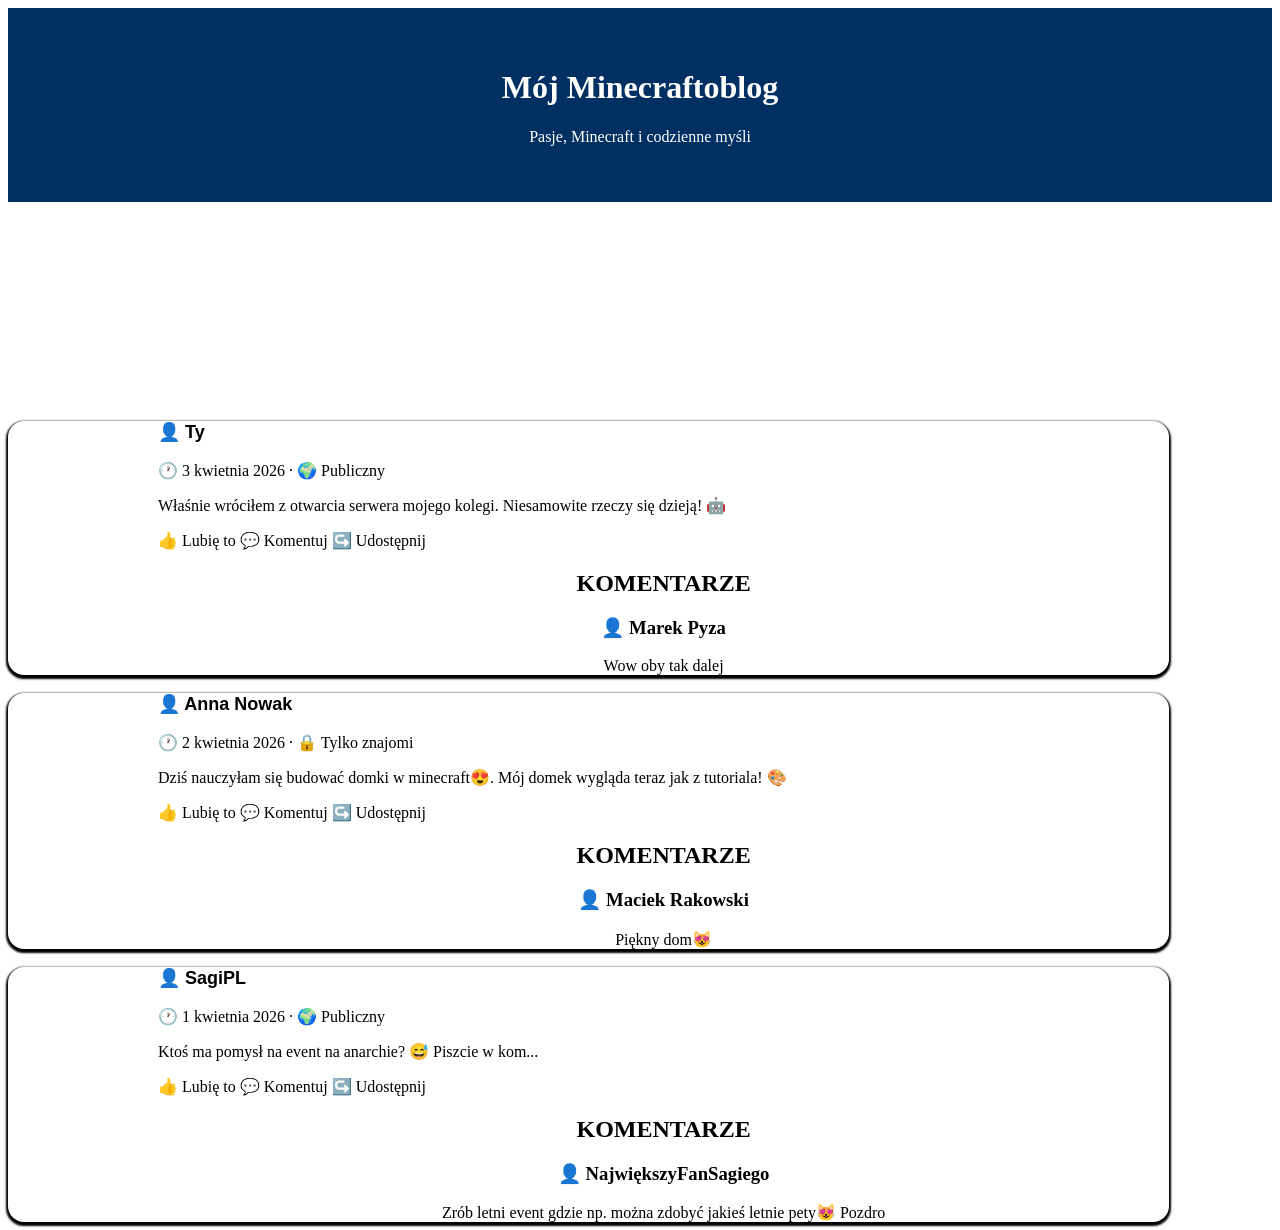
<file: lekcja2/index.html>
<!DOCTYPE html>
<html lang="pl">
<head>
    <meta charset="UTF-8">
    <title>Mój Blog</title>
    <!-- Tutaj importujemy style -->
     <link rel="stylesheet" href="style.css"> 
</head>
<body>

    <div id="naglowek">
        <h1>Mój Minecraftoblog</h1>
        <p>Pasje, Minecraft i codzienne myśli</p>
    </div>

    <div id="baner">
        <h2>Witaj na moim blogu!</h2>
        <p>Tutaj piszę o wszystkim co mnie fascynuje.</p>
    </div>

    <div id="tresc">
        <div class="wpis">
            <p class="autor">👤 Ty</p>
            <p class="data">🕐 3 kwietnia 2026 · 🌍 Publiczny</p>
            <p class="tekst">Właśnie wróciłem z otwarcia serwera mojego kolegi. Niesamowite rzeczy się dzieją! 🤖</p>
            <div class="reakcje">👍 Lubię to  💬 Komentuj  ↪️ Udostępnij</div>
            <div class="komentarze"><h2>KOMENTARZE</h2>
                <h3>👤 Marek Pyza</h3>Wow oby tak dalej
                                    
        </div>
        </div>
        <div class="wpis">
            <p class="autor">👤 Anna Nowak</p>
            <p class="data">🕐 2 kwietnia 2026 · 🔒 Tylko znajomi</p>
            <p class="tekst">Dziś nauczyłam się budować domki w minecraft😍. Mój domek wygląda teraz jak z tutoriala! 🎨</p>
            <div class="reakcje">👍 Lubię to  💬 Komentuj  ↪️ Udostępnij</div>
            <div class="komentarze"><h2>KOMENTARZE</h2>
                <h3>👤 Maciek Rakowski</h3>Piękny dom😻
                                    
        </div>
        </div>
        <div class="wpis">
            <p class="autor">👤 SagiPL</p>
            <p class="data">🕐 1 kwietnia 2026 · 🌍 Publiczny</p>
            <p class="tekst">Ktoś ma pomysł na event na anarchie? 😅 Piszcie w kom...</p>
            <div class="reakcje">👍 Lubię to  💬 Komentuj  ↪️ Udostępnij</div>
            <div class="komentarze"><h2>KOMENTARZE</h2>
                <h3>👤 NajwiększyFanSagiego</h3>Zrób letni event gdzie np. można zdobyć jakieś letnie pety😻 Pozdro
                                    
            </div>
            </div>
    </div>

</body>
</html>
</file>
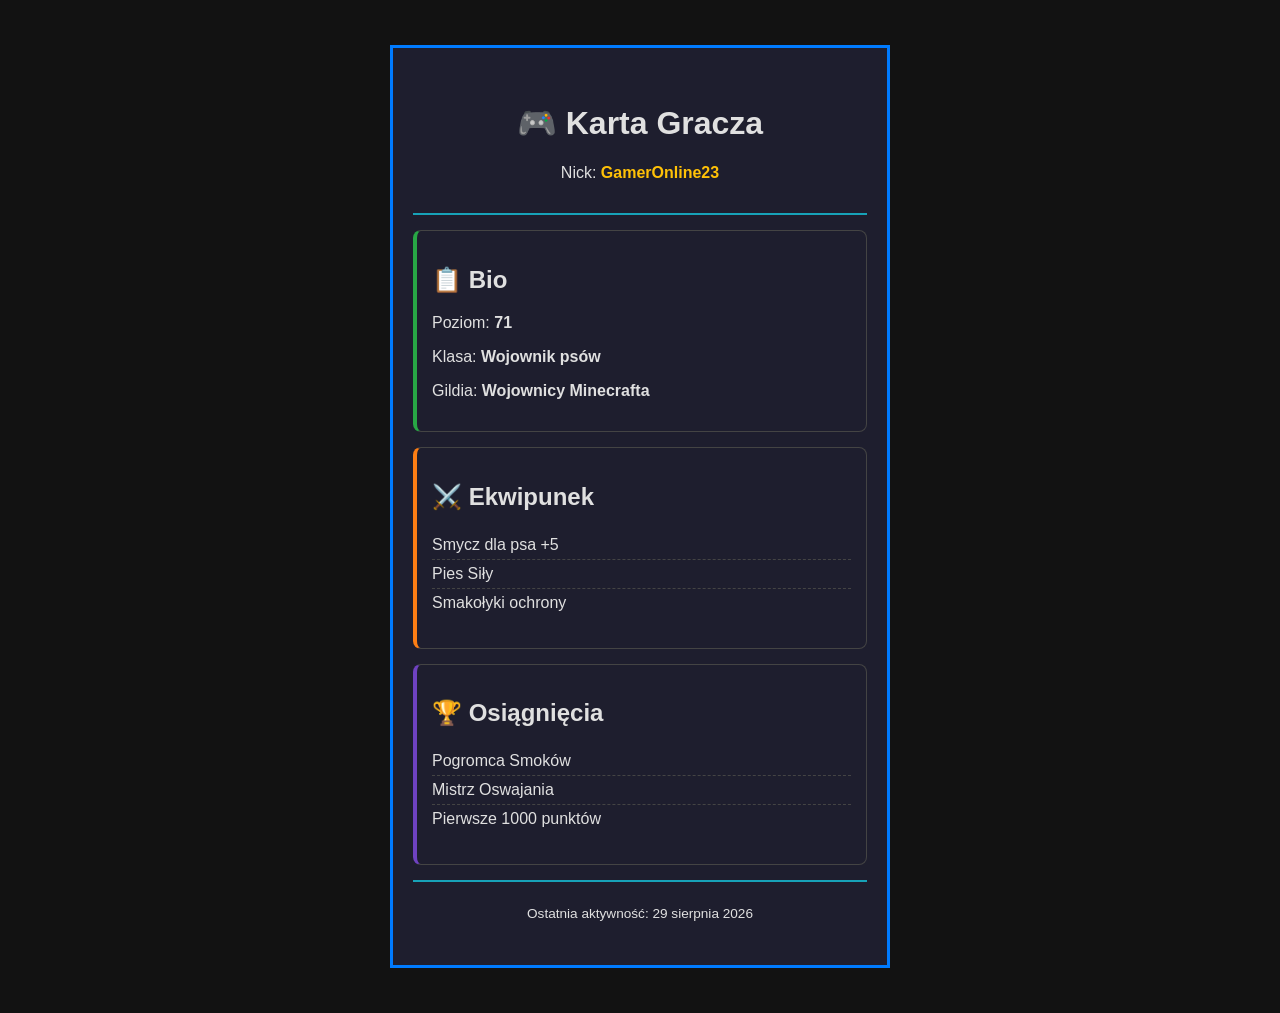
<file: lekcja3/index.html>
<!DOCTYPE html>
<html lang="pl">
<head>
  <meta charset="UTF-8">
  <meta name="viewport" content="width=device-width, initial-scale=1.0">
  <title>Karta Gracza</title>
  <link rel="stylesheet" href="style.css">
</head>
<body>
  <main class="player-card">
    <header class="card-header">
        <h1>🎮 Karta Gracza</h1>
        <p>Nick: <span class="highlight">GamerOnline23</span></p>
      </header>
      <section class="card-section bio">
        <h2>📋 Bio</h2>
        <p>Poziom: <strong>71</strong></p>
        <p>Klasa: <strong>Wojownik psów</strong></p>
        <p>Gildia: <strong>Wojownicy Minecrafta</strong></p>
      </section>
      <section class="card-section equipment">
        <h2>⚔️ Ekwipunek</h2>
        <ul>
          <li>Smycz dla psa +5</li>
          <li>Pies Siły</li>
          <li>Smakołyki ochrony</li>
        </ul>
      </section>
      <section class="card-section achievements">
        <h2>🏆 Osiągnięcia</h2>
        <ul>
          <li>Pogromca Smoków</li>
          <li>Mistrz Oswajania</li>
          <li>Pierwsze 1000 punktów</li>
        </ul>
      </section>

      <footer class="card-footer">
        <p>
          Ostatnia aktywność: <time datetime="2026-08-29">29 sierpnia 2026</time>
        </p>
      </footer>



    <!-- TODO: dodaj sekcje karty gracza -->
  </main>
</body>
</html>
</file>
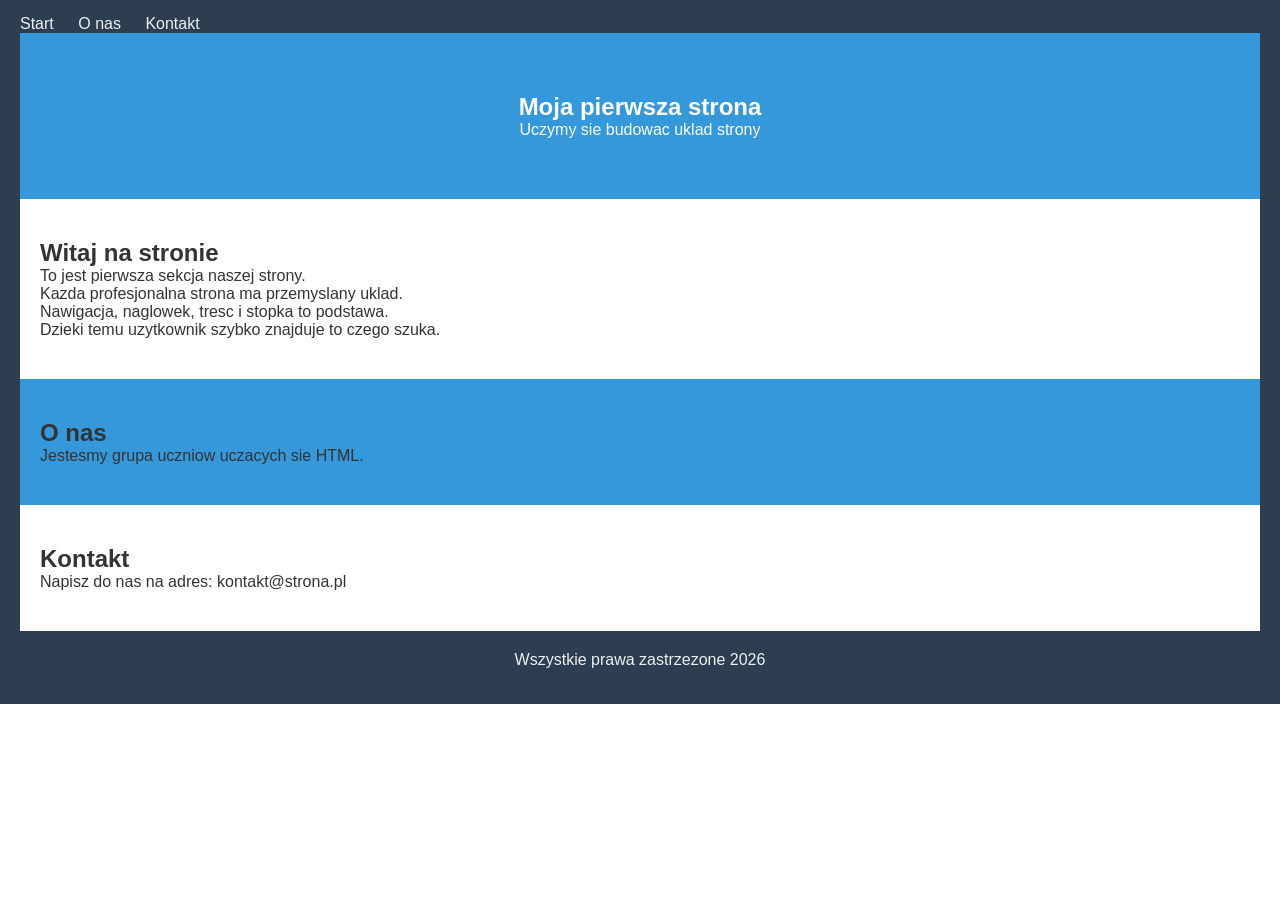
<file: lekcja4/index.html>
<!DOCTYPE html>
<html lang="pl">
<head>
  <meta charset="UTF-8">
  <meta name="viewport" content="width=device-width, initial-scale=1.0">
  <title>GameShop</title>
  <link rel="stylesheet" href="style.css">
</head>
<body>
  <nav>
    <a href="#start">Start</a>
    <a href="#o_nas">O nas</a>
    <a href="#kontakt">Kontakt</a>
    <header>
  <h1>Moja pierwsza strona</h1>
  <p>Uczymy sie budowac uklad strony</p>
</header>
<section id="start" class="light">
  <h2>Witaj na stronie</h2>
  <p>To jest pierwsza sekcja naszej strony.</p>
  <p>Kazda profesjonalna strona ma przemyslany uklad.</p>
	<p>Nawigacja, naglowek, tresc i stopka to podstawa.</p>
	<p>Dzieki temu uzytkownik szybko znajduje to czego szuka.</p>
</section>
<section id="o-nas" class="dark">
  <h2>O nas</h2>
  <p>Jestesmy grupa uczniow uczacych sie HTML.</p>
</section>
<section id="kontakt" class="light">
  <h2>Kontakt</h2>
  <p>Napisz do nas na adres: kontakt@strona.pl</p>
</section>
<footer>
  <p>Wszystkie prawa zastrzezone 2026</p>
</footer>

  </nav>
</body>
</html>
</file>
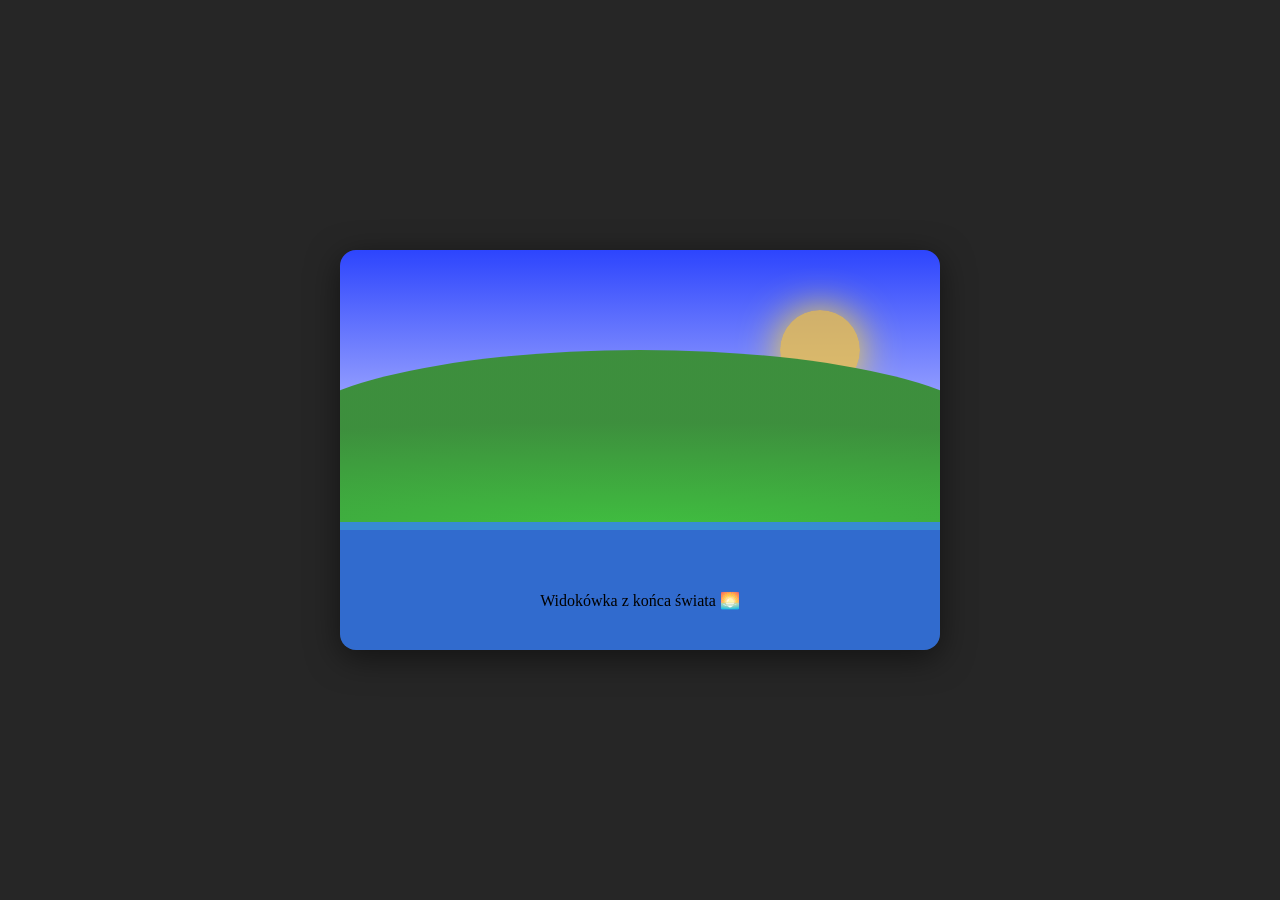
<file: lekcja5/index.html>
<!DOCTYPE html>
<html lang="pl">
<head>
  
  <meta charset="UTF-8">
  <meta name="viewport" content="width=device-width, initial-scale=1.0">
  <title>Pocztówka CSS</title>
  <link rel="stylesheet" href="style.css">
</head>
<body>
  <div class="postcard">
    <div class="sky"></div>
    <div class="sun"></div>
    <div class="hills"></div>
    <div class="water"></div>
    <div class="text-overlay">Widokówka z końca świata 🌅</div>
  </div>
</body>
</html>
</file>
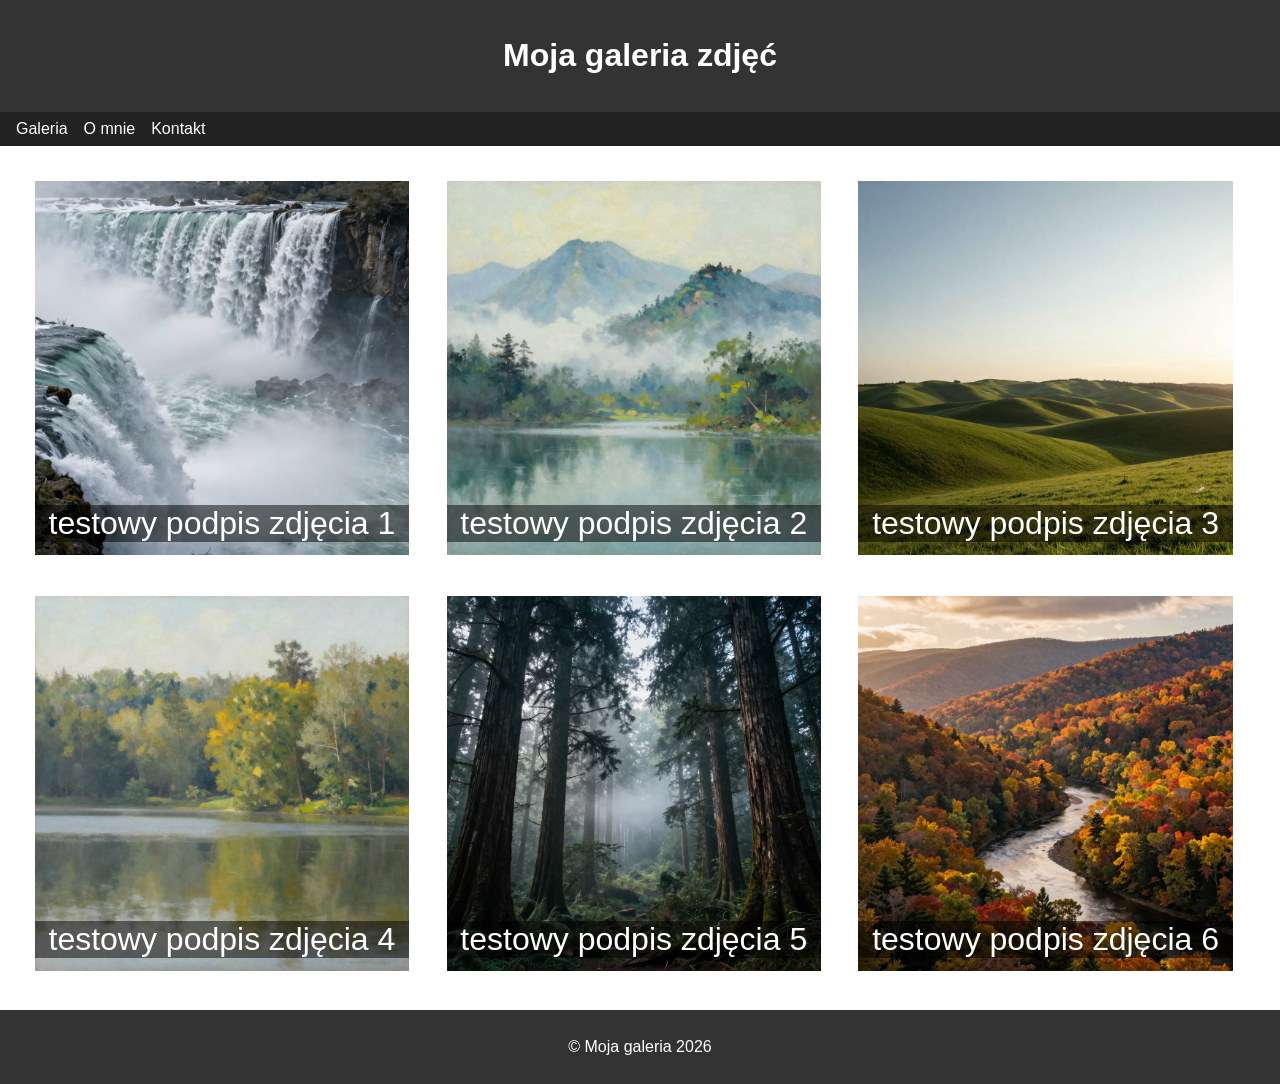
<file: lekcja6/index.html>
<!DOCTYPE html>
<html lang="pl">
<head>
  <meta charset="UTF-8">
  <meta name="viewport" content="width=device-width, initial-scale=1.0">
  <!-- TODO: dodaj meta viewport dla responsywności -->
  <title>Moja galeria</title>
  <link rel="stylesheet" href="style.css">
  <!-- TODO: dodaj powiązanie z plikiem style.css -->
</head>
<body>
  <header>
    <h1>Moja galeria zdjęć</h1>
  </header>
  <nav>
    <ul>
      <li><a href="#">Galeria</a></li>
      <li><a href="#">O mnie</a></li>
      <li><a href="#">Kontakt</a></li>
    </ul>
  </nav>
  <section class="gallery">
    <!-- TODO: dodaj zawartość sekcji z miniaturkami (6 elementów .photo-item) -->
     <div class="photo-item">
      <img src="images/img (1).jpg">
    <p class="photo-caption">testowy podpis zdjęcia 1</p>
     </div>
      <div class="photo-item">
      <img src="images/img (2).jpg">
    <p class="photo-caption">testowy podpis zdjęcia 2</p>
     </div>
      <div class="photo-item">
      <img src="images/img (3).jpg">
    <p class="photo-caption">testowy podpis zdjęcia 3</p>
     </div>
      <div class="photo-item">
      <img src="images/img (4).jpg">
    <p class="photo-caption">testowy podpis zdjęcia 4</p>
     </div>
      <div class="photo-item">
      <img src="images/img (5).jpg">
    <p class="photo-caption">testowy podpis zdjęcia 5</p>
     </div>
      <div class="photo-item">
      <img src="images/img (6).jpg">
    <p class="photo-caption">testowy podpis zdjęcia 6</p>
     </div>
  </section>
  <footer>
    <p>© Moja galeria 2026</p>
  </footer>
</body>
</html>
</file>
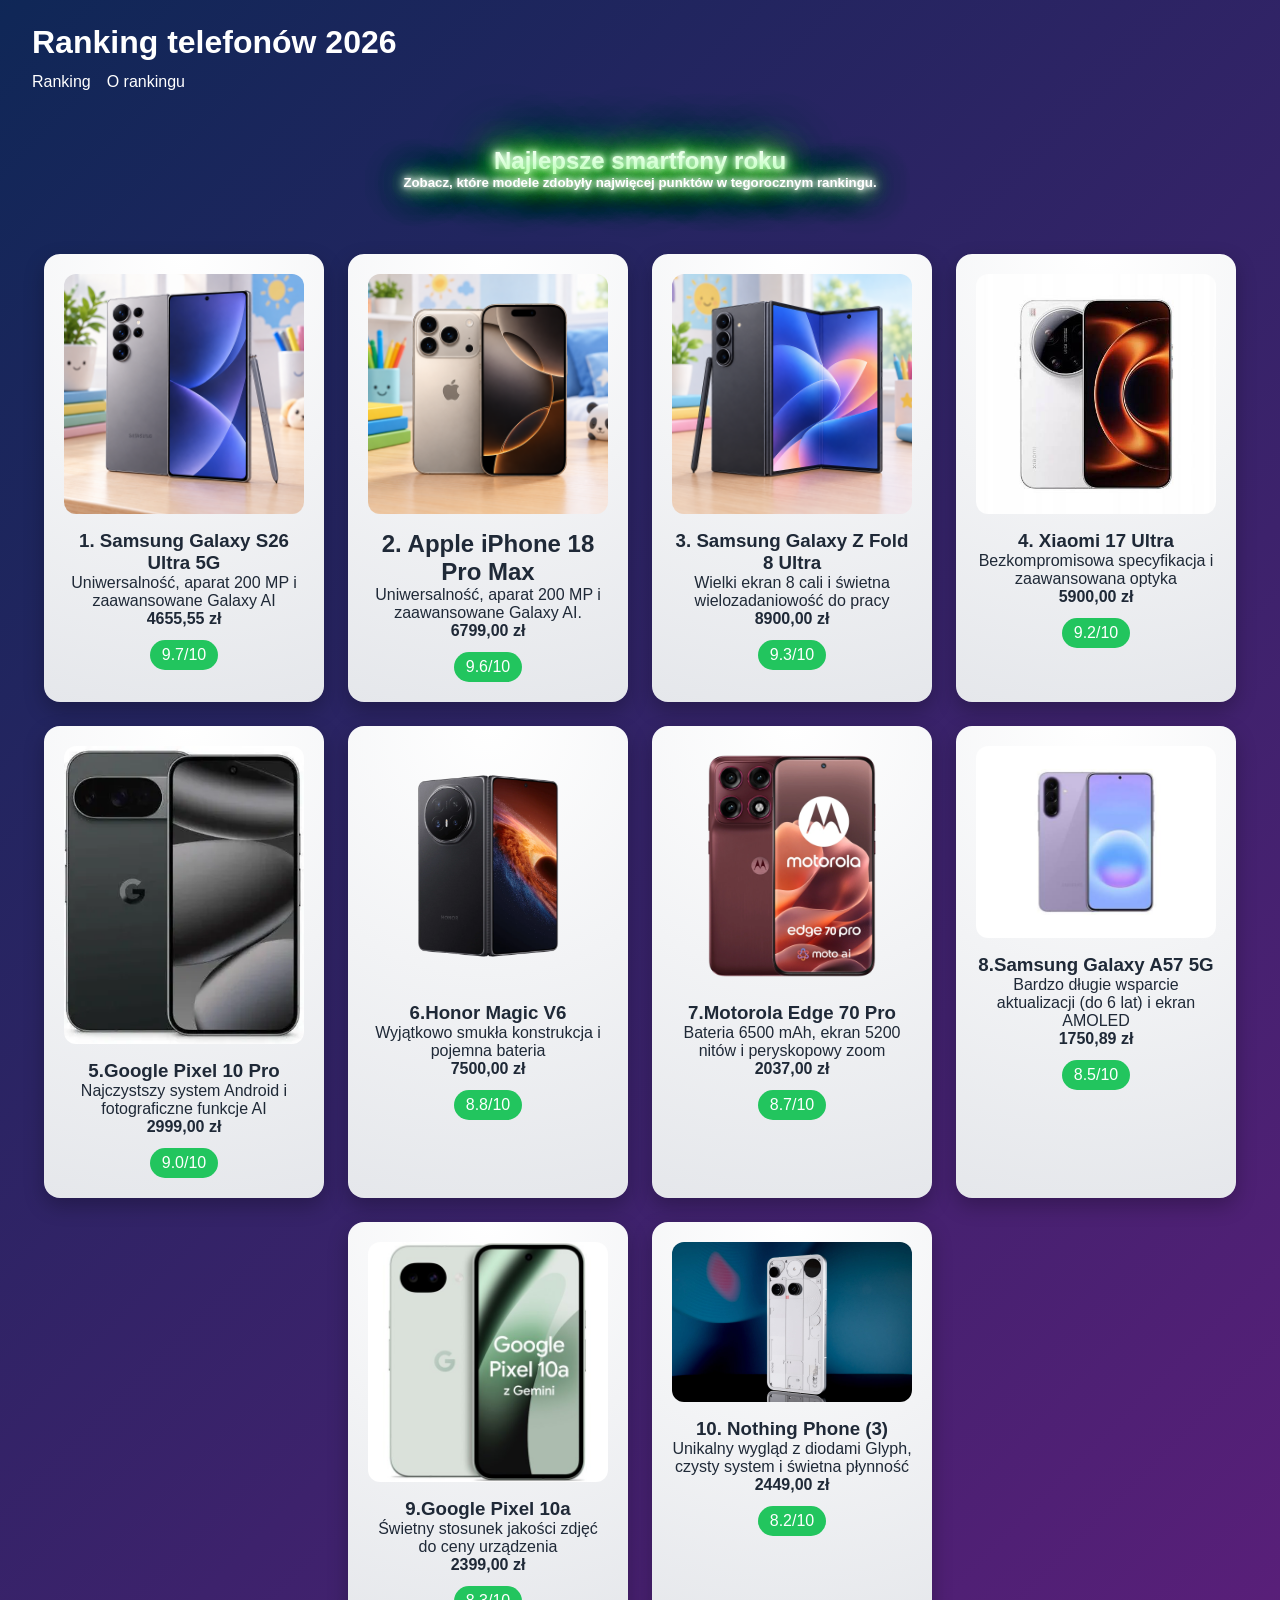
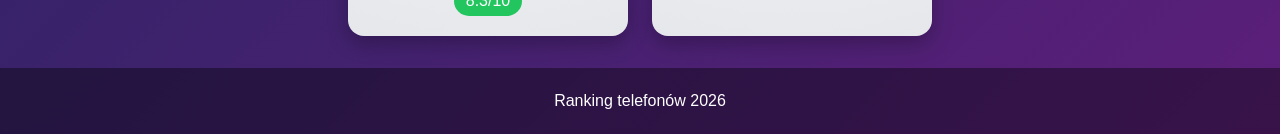
<file: lekcja8/index.html>
<!DOCTYPE html>
<html lang="pl">
<head>
	<meta charset="UTF-8">
	<meta name="viewport" content="width=device-width, initial-scale=1.0">
	<title>Ranking telefonów 2026</title>
	<link rel="stylesheet" href="style.css">
</head>
<body>
	<!-- TODO: dodaj nagłówek strony z tytułem i nawigacją -->
	 <header>
		<h1>Ranking telefonów 2026</h1>
		<nav>
			<ul>
				<li><a href="#ranking">Ranking</a></li>
				<li><a href="#history">O rankingu</a></li>
			</ul>
		</nav>
	 </header>

	<main>
		<!-- TODO: dodaj sekcję intro z nagłówkiem i krótkim opisem rankingu -->
		 <section id="intro">
			<h2>Najlepsze smartfony roku</h2>
			<h5>Zobacz, które modele zdobyły najwięcej punktów w tegorocznym rankingu.</h5>
		 </section>

		<!-- TODO: dodaj sekcję z kartami telefonów w kontenerze klasy ranking-grid -->
		 <section id="ranking" class="ranking-grid">
	<article class="phone-card">
		<img src="images/phone1.png" alt="Galactic Pulse Pro">
		<h1>1. Samsung Galaxy S26 Ultra 5G</h1>
		<p>Uniwersalność, aparat 200 MP i zaawansowane Galaxy AI</p>
		<h4>4655,55 zł</h4>
		<span class="score">9.7/10</span>
	</article>
	<article class="phone-card">
	<img src="images/phone2.png" alt="Nova Edge">
	<h2>2. Apple iPhone 18 Pro Max</h2>
	<p>Uniwersalność, aparat 200 MP i zaawansowane Galaxy AI.</p>
	<h4>6799,00 zł</h4>
	<span class="score">9.6/10</span>
</article>
<article class="phone-card">
	<img src="images/phone3.png" alt="Falcon Ultra">
	<h3>3. Samsung Galaxy Z Fold 8 Ultra</h3>
	<p>Wielki ekran 8 cali i świetna wielozadaniowość do pracy</p>
	<h4>8900,00 zł</h4>
	<span class="score">9.3/10</span>
</article>
<article class="phone-card">
	<img src="images/phone4.png" alt="Falcon Ultra">
	<h3>4. Xiaomi 17 Ultra</h3>
	<p>Bezkompromisowa specyfikacja i zaawansowana optyka</p>
	<h4>5900,00 zł</h4>
	<span class="score">9.2/10</span>
</article>
<article class="phone-card">
	<img src="images/phone5.png" alt="Falcon Ultra">
	<h3>5.Google Pixel 10 Pro</h3>
	<p>Najczystszy system Android i fotograficzne funkcje AI</p>
	<h4>2999,00 zł</h4>
	<span class="score">9.0/10</span>
</article>
<article class="phone-card">
	<img src="images/phone6.png" alt="Falcon Ultra">
	<h3>6.Honor Magic V6</h3>
	<p>Wyjątkowo smukła konstrukcja i pojemna bateria</p>
	<h4> 7500,00 zł</h4>
	<span class="score">8.8/10</span>
</article>
<article class="phone-card">
	<img src="images/phone7.png" alt="Falcon Ultra">
	<h3>7.Motorola Edge 70 Pro</h3>
	<p>Bateria 6500 mAh, ekran 5200 nitów i peryskopowy zoom</p>
	<h4>2037,00 zł</h4>
	<span class="score">8.7/10</span>
</article>
<article class="phone-card">
	<img src="images/phone8.png" alt="Falcon Ultra">
	<h3>8.Samsung Galaxy A57 5G</h3>
	<p>Bardzo długie wsparcie aktualizacji (do 6 lat) i ekran AMOLED</p>
	<h4>1750,89 zł</h4>
	<span class="score">8.5/10</span>
</article>
<article class="phone-card">
	<img src="images/phone9.png" alt="Falcon Ultra">
	<h3>9.Google Pixel 10a </h3>
	<p>Świetny stosunek jakości zdjęć do ceny urządzenia</p>
	<h4>2399,00 zł</h4>
	<span class="score">8.3/10</span>
</article>
<article class="phone-card">
	<img src="images/phone10.png" alt="Falcon Ultra">
	<h3>10.	Nothing Phone (3)</h3>
	<p>Unikalny wygląd z diodami Glyph, czysty system i świetna płynność</p>
	<h4>2449,00 zł</h4>
	<span class="score">8.2/10</span>
</article>
</section>

	</main>

	<footer>
		<p>Ranking telefonów 2026</p>
	</footer>
</body>
</html>
</file>
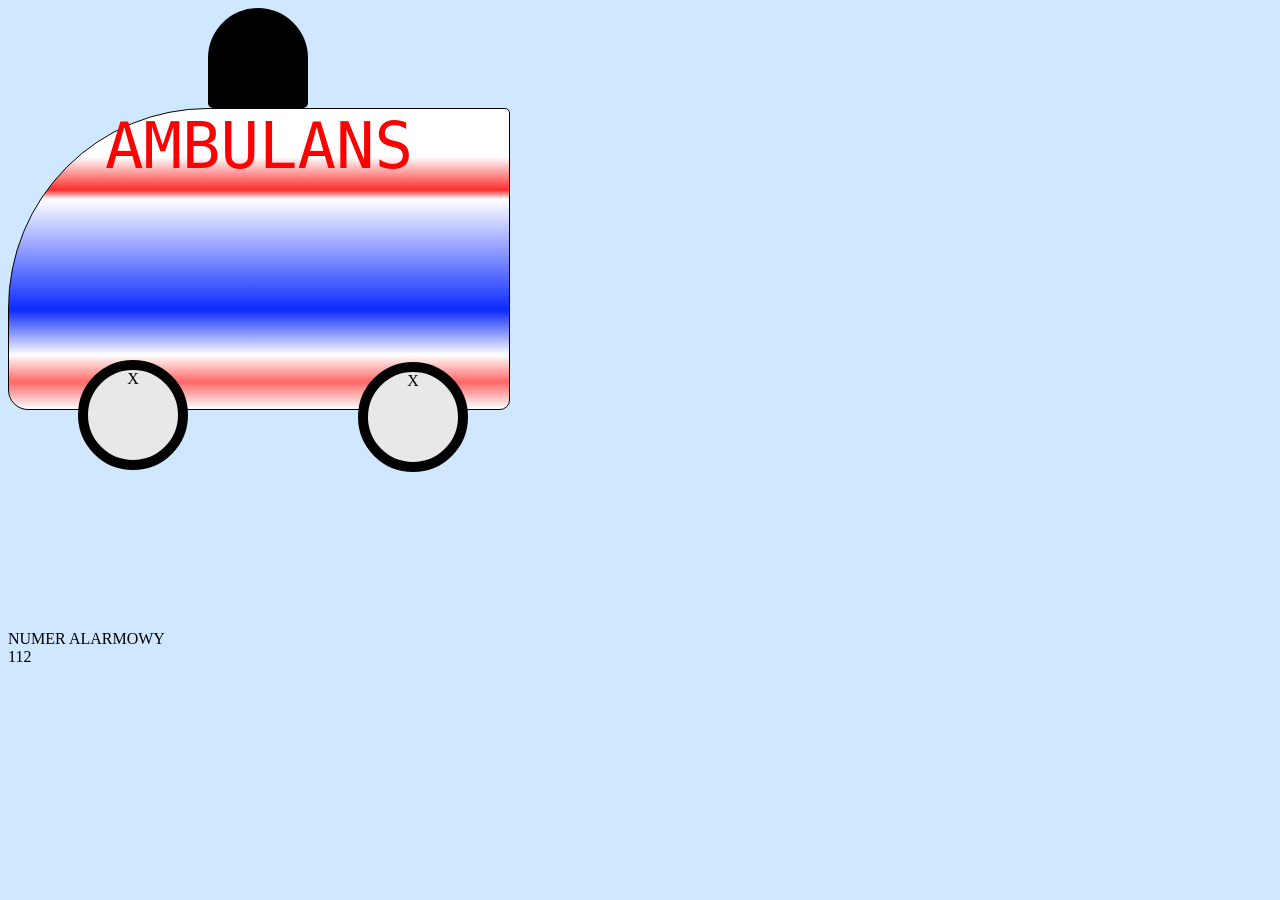
<file: lekcja_7/index.html>
<!DOCTYPE html>
<html lang="pl">
<head>
	<meta charset="utf-8">
	<link rel="stylesheet" href="style.css">
</head>
<body>
	<div id="siren"></div>
	<div id="ambulance">AMBULANS</div>
	<div id="wheel-front" class="wheel">X</div>
	<div id="wheel-back" class="wheel">X</div>
	<div id="emergency">NUMER ALARMOWY<br>112</div>
</body>
</html>
</file>
<file: lekcja2/style.css>
#naglowek{
background-color: rgb(0, 48, 97);
color: rgb(255, 255, 255);
text-align: center;
padding: 40px;
font-family:Cambria, Cochin, Georgia, Times, 'Times New Roman', serif;
}
#baner{
    text-align: center;
    padding: 50px;
    color: white;
    background-image: url(https://yt3.googleusercontent.com/y5iu_3s2_epRGoo8iMuItCJD3aRlTJHuZpwtHzsQUuaOe8-USctSSDiI3ccYkDPbR7aXwc13Bw=w1707-fcrop64=1,00005a57ffffa5a8-k-c0xffffffff-no-nd-rj);
}

.wpis{
    width: 100%;
    padding-left: 150px;
}

.wpis{
    width: 80%;
    border-radius: 16px;
    box-shadow:0px 2px 2px 2px;
}


.wpis .autor{
    font-size: large;
    font-weight: bold;
    font-family:Verdana, Geneva, Tahoma, sans-serif;
}

.komentarze{
     text-align: center;
}
</file>
<file: lekcja3/style.css>
/* === Reset i zmienne === */
:root {
  --color-primary: #007bff;
  --color-accent: #17a2b8;
  --color-highlight: #ffc107;
  --color-bg: #1e1e2e;
  --color-text: #e0e0e0;
  --color-border: #444;
}

body {
  margin: 0;
  padding: 0;
  font-family: 'Segoe UI', Tahoma, Geneva, Verdana, sans-serif;
  background-color: #121212;
  color: var(--color-text);
}

.player-card{
  max-width: 500px;
  margin: 45px auto;
  padding: 20px;
  border: 3px solid var(--color-primary);
  background-color: var(--color-bg);
}

*, *::before, *::after {
  box-sizing: border-box;
}

.card-header {
  padding: 15px;
  margin-bottom: 15px;
  border-bottom: 2px solid var(--color-accent);
  text-align: center;
}

.card-section {
  padding: 15px;
  margin-bottom: 15px;
  border: 1px solid var(--color-border);
  border-radius: 8px;
}

.card-footer {
  padding: 10px;
  margin-top: 15px;
  border-top: 2px solid var(--color-accent);
  text-align: center;
  font-size: 0.85em;
}

.highlight {
  color: var(--color-highlight);
  font-weight: bold;
}

.bio {
  border-left: 4px solid #28a745;
}

.equipment {
  border-left: 4px solid #fd7e14;
}

.achievements {
  border-left: 4px solid #6f42c1;
}

.card-section ul {
  list-style: none;
  padding-left: 0;
}

.card-section li {
  padding: 5px 0;
  border-bottom: 1px dashed var(--color-border);
}

.card-section li:last-child {
  border-bottom: none;
}

/* TODO: stylowanie karty gracza */
</file>
<file: lekcja4/style.css>
* {
  margin: 0;
  padding: 0;
  box-sizing: border-box;
}

html {
  scroll-behavior: smooth;
}

body {
  font-family: Arial, sans-serif;
  color: #333;
}

nav {
  background-color: #2c3e50;
  padding: 15px 20px;
  position: sticky;
  top: 0;
}

nav a {
  color: #ecf0f1;
  text-decoration: none;
  margin-right: 20px;
  font-size: 16px;
}

nav a:hover {
  color: #3498db;
}

header {
  background-color: #3498db;
  color: white;
  padding: 60px 20px;
  text-align: center;
}

section {
  padding: 40px 20px;
}

.light {
  background-color: #ffffff;
}

.dark {
  background-color: #3498db
}

footer {
  background-color: #2c3e50;
  color: #ecf0f1;
  padding: 20px;
  text-align: center;
}
#start:hover{
  background-image:url(https://encrypted-tbn0.gstatic.com/images?q=tbn:ANd9GcRlEnXxNimPCNG5qSDzYBaFUyxrdAHG6pGYnXhQHMj7qnXgFCENrA1wOwk&s=10);
  background-size: auto;
  height: 320px;
  background-repeat: no-repeat;
  background-position: center;
}
</file>
<file: lekcja5/style.css>
* {
  margin: 0;
  padding: 0;
  box-sizing: border-box;
}

body {
  display: flex;
  justify-content: center;
  align-items: center;
  min-height: 100vh;
  background-color: hsl(0, 0%, 15%);
}

.postcard {
  position: relative;
  width: 600px;
  height: 400px;
  overflow: hidden;
  border-radius: 16px;
  box-shadow: 0 8px 32px rgba(0, 0, 0, 0.5);
}

.sky {
  position: absolute;
  top: 0;
  left: 0;
  width: 100%;
  height: 65%;
background: #e3e3ff;
background: linear-gradient(0deg, rgba(227, 227, 255, 1) 0%, rgba(45, 69, 253, 1) 100%);
  /* TODO: background sky gradient */
}

.sun {
  position: absolute;
  top: 60px;
  right: 80px;
  width: 80px;
  height: 80px;
  /* TODO: sun shape and glow */
  border-radius: 50%;
  box-shadow: 0 0 40px hsl(50, 100%, 60%);
  /* TODO: sun color experiment */
  background-color: hsla(45, 100%, 60%, 0.716)
}

.hills {
  position: absolute;
  bottom: 30%;
  left: -10%;
  width: 120%;
  height: 45%;
  /* TODO: hills shape */
  background: radial-gradient(ellipse 120% 60% at 50% 100%, hsl(120, 50%, 50%),
  hsl(120, 40%, 40%));

border-radius: 50% 50% 0% 0%;
}

.water {
  position: absolute;
  bottom: 0;
  left: 0;
  width: 100%;
  height: 32%;
  /* TODO: water color and transparency */
  background: rgba(54, 128, 255, 0.777);
}

.text-overlay {
  position: absolute;
  bottom: 40px;
  left: 0;
  width: 100%;
  text-align: center;
  font-family: Georgia, serif;
  /* TODO: text styling and shadow */
 .
  /* TODO: text color experiment */

}
</file>
<file: lekcja6/style.css>
body {
  margin: 0;
  font-family: sans-serif;
}

header {
  background-color: #333;
  color: white;
  padding: 16px;
  text-align: center;
}

nav {
  background-color: #222;
  /* TODO: ustaw position dla nav (sticky, top: 0, z-index: 10) */
  position: sticky;
  top: 0;
}

nav ul {
  list-style: none;
  margin: 0;
  padding: 8px 16px;
  display: flex;
  gap: 16px;
}

nav a {
  color: white;
  text-decoration: none;
}

.gallery {
  padding: 16px;
  /* TODO: dodaj clearfix dla .gallery (::after z clear: both) */
}

.gallery::after{
content: "";
  display: table;
  clear: both;
}
  
  

.photo-item {
  /* TODO: dodaj float: left, width: 30%, margin: 1.5%, position: relative */
  float: left;
  width: 30%;
  margin: 1.5%;
  position: relative;
}

.photo-item img {
  /* TODO: nadaj obrazkom w .photo-item szerokość 100% */
  width: 100%;
}

.photo-caption {
  /* TODO: dodaj style dla nakładki (position: absolute, bottom: 0, tło półprzezroczyste) */
  position: absolute;
  bottom: -15px;
  background: rgba(0, 0, 0, 0.5);
  color: white;
  width: 100%;
  text-align: center;
  font-size: 200%;
}

footer {
  background-color: #333;
  color: white;
  text-align: center;
  padding: 12px;
  clear: both;
}

/* TODO: dodaj regułę @media dla ekranów do 768px (.photo-item width: 46%) */

@media (max-width: 768px) {
  .photo-item {width: 47%;}
}

/* TODO: dodaj regułę @media dla ekranów do 480px (.photo-item width: 96%, float: none) */

@media (max-width: 480px) {
  .photo-item {
    width: 96%;
  float: none;}
}
</file>
<file: lekcja8/style.css>
* {
	margin: 0;
	padding: 0;
	box-sizing: border-box;
}

body {
	font-family: "Segoe UI", Arial, sans-serif;
	color: rgb(31, 41, 55);
	min-height: 100vh;
	/* TODO: dodaj gradient liniowy jako tło strony */
	background: linear-gradient(135deg, hsl(220, 70%, 20%), hsl(280, 60%, 30%));

}

header {
	padding: 24px 32px;
	color: rgb(255, 255, 255);
	/* TODO: dodaj półprzezroczyste tło i cień tekstu dla nagłówka */
}

nav ul {
	list-style: none;
	display: flex;
	gap: 16px;
	margin-top: 12px;
}

nav a {
	color: white;
	text-decoration: none;
}

#intro {
	padding: 32px;
	color: white;
	text-align: center;
text-shadow: 0 0 5px #FFF, 0 0 10px #FFF, 0 0 15px #FFF, 0 0 20px #49ff18, 0 0 30px #49FF18, 0 0 40px #49FF18, 0 0 55px #49FF18, 0 0 75px #49ff18, 2px 2px 0px rgba(206,89,55,0);
}

/* TODO: dodaj style siatki .ranking-grid z flex-wrap, gap i wyśrodkowaniem kart */
.ranking-grid {
	display: flex;
	flex-wrap: wrap;
	gap: 24px;
	padding: 32px;
	justify-content: center;
}

/* TODO: dodaj style pojedynczej karty .phone-card oraz obrazka i odznaki z oceną */
.phone-card {
	background: radial-gradient(circle at top, #ffffff, #e5e7eb);
	border-radius: 16px;
	padding: 20px;
	width: 280px;
	box-shadow: 0 8px 20px rgba(0, 0, 0, 0.25);
	text-align: center;
}

footer {
	padding: 24px;
	text-align: center;
	color: white;
	background: rgba(0, 0, 0, 0.4);
}
.phone-card img {
	width: 100%;
	border-radius: 12px;
	margin-bottom: 12px;
}

.phone-card .score {
	display: inline-block;
	margin-top: 12px;
	padding: 6px 12px;
	background: rgb(34, 197, 94);
	color: white;
	border-radius: 999px;
}
</file>
<file: lekcja_7/style.css>
body {
	background-color: #cfe8ff;
}

#ambulance {
	width: 500px;
	height: 300px;
	border: 1px solid black;
	border-radius: 200px 5px 10px 20px;
	text-align: center;
	color: red;
	font-size: 64px;
	font-family: monospace;
	background: linear-gradient(0deg, #ffffff 0%, #ff6767 9%, #ffffff 18%, #0d2aff 33%, #ffffff 70%, #fd2d2d 73%, #ffffff 84%, #ffffff 100%);;
}

.wheel {
	width: 90px;
	height: 90px;
	background-color: #e8e8e8;
	border: 10px solid black;
	border-radius: 100px;
	text-align: center;
	animation: spin 1s linear infinite;

}

#wheel-front {
	position: relative; 
	bottom: 50px; 
	left: 70px;
}

#wheel-back {
	position: relative; 
	bottom: 158px; 
	left: 350px;
}

@keyframes spin {
	/* TODO: opisz pełny obrót od 0 do 360 stopni */
	from { transform: rotate(0deg); }
	to { transform: rotate(360deg); }
}

#siren {
	/* TODO: nadaj syrenie rozmiar, czarne tło i zaokrąglony górny brzeg */
	position: relative;
	left: 200px;
	width: 100px;
	height: 100px;
	background-color: black;
	border-radius: 50px 50px 5px 5px;
	
}

#siren:hover {
	animation: siren 1s infinite;
	/* TODO: uruchom animację siren po najechaniu myszką */
}

@keyframes siren {
	/* TODO: opisz zmianę koloru tła od czarnego, przez niebieski, do czerwonego */
	0%   { background: black; }
	50%  { background: blue; }
	100% { background: red; }
}
}

#emergency {
	position: absolute;
	right: 30%;
	top: 200px;
	padding: 20px;
	background: red;
	color: white;
	font-weight: bold;
	text-align: center;
	border: 2px solid blue;
	border-radius: 10px;
	transition: transform 1s;
}

#emergency:hover {
	transform: scale(1.5);
}
</file>
